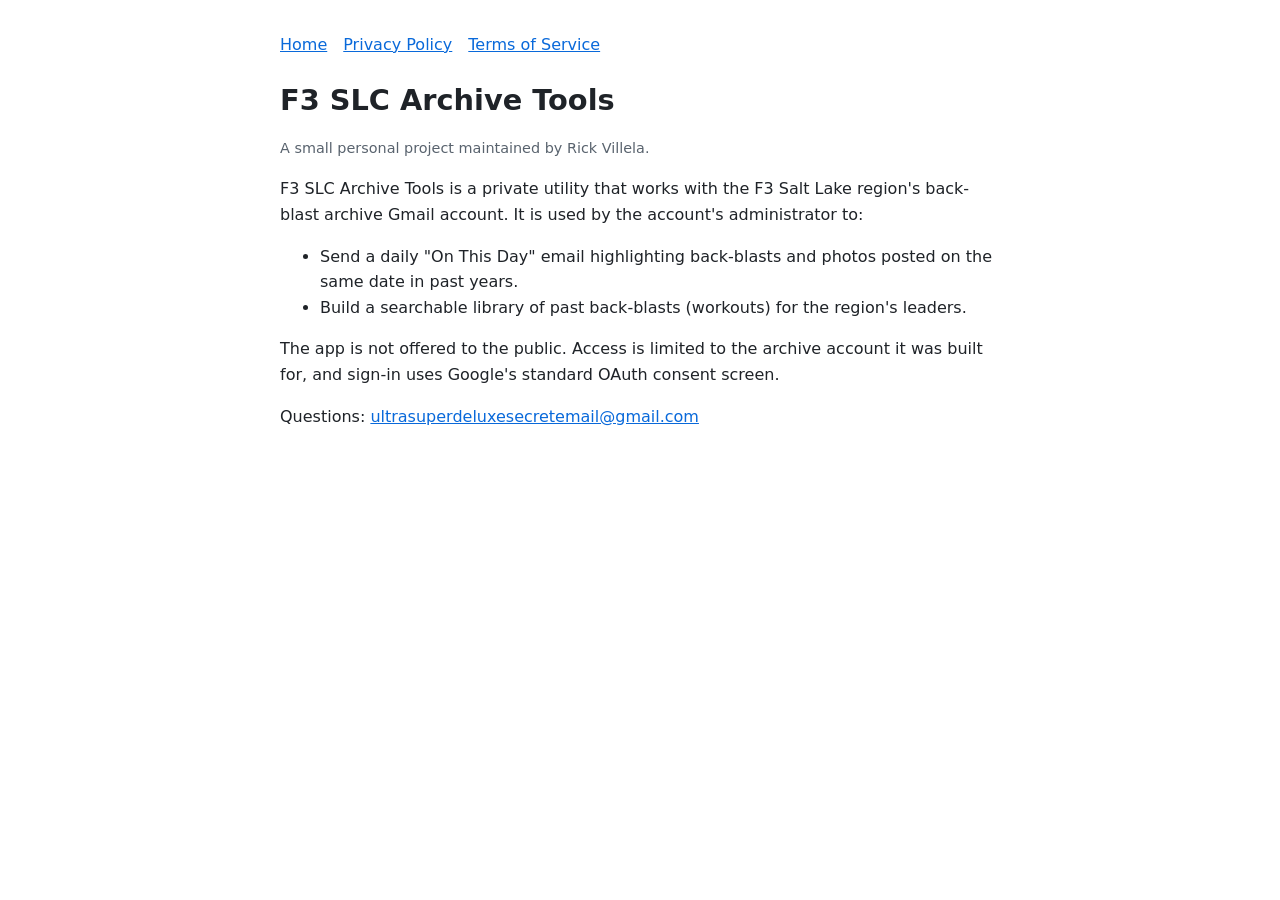
<file: index.html>
<!doctype html>
<html lang="en"><head><meta charset="utf-8"><meta name="viewport" content="width=device-width,initial-scale=1">
<title>F3 SLC Archive Tools</title><link rel="stylesheet" href="style.css"></head>
<body>
<nav><a href="./">Home</a><a href="privacy.html">Privacy Policy</a><a href="terms.html">Terms of Service</a></nav>
<h1>F3 SLC Archive Tools</h1>
<p class="muted">A small personal project maintained by Rick Villela.</p>
<p>F3 SLC Archive Tools is a private utility that works with the F3 Salt Lake region's back-blast archive Gmail account. It is used by the account's administrator to:</p>
<ul>
<li>Send a daily "On This Day" email highlighting back-blasts and photos posted on the same date in past years.</li>
<li>Build a searchable library of past back-blasts (workouts) for the region's leaders.</li>
</ul>
<p>The app is not offered to the public. Access is limited to the archive account it was built for, and sign-in uses Google's standard OAuth consent screen.</p>
<p>Questions: <a href="mailto:ultrasuperdeluxesecretemail@gmail.com">ultrasuperdeluxesecretemail@gmail.com</a></p>
</body></html>
</file>
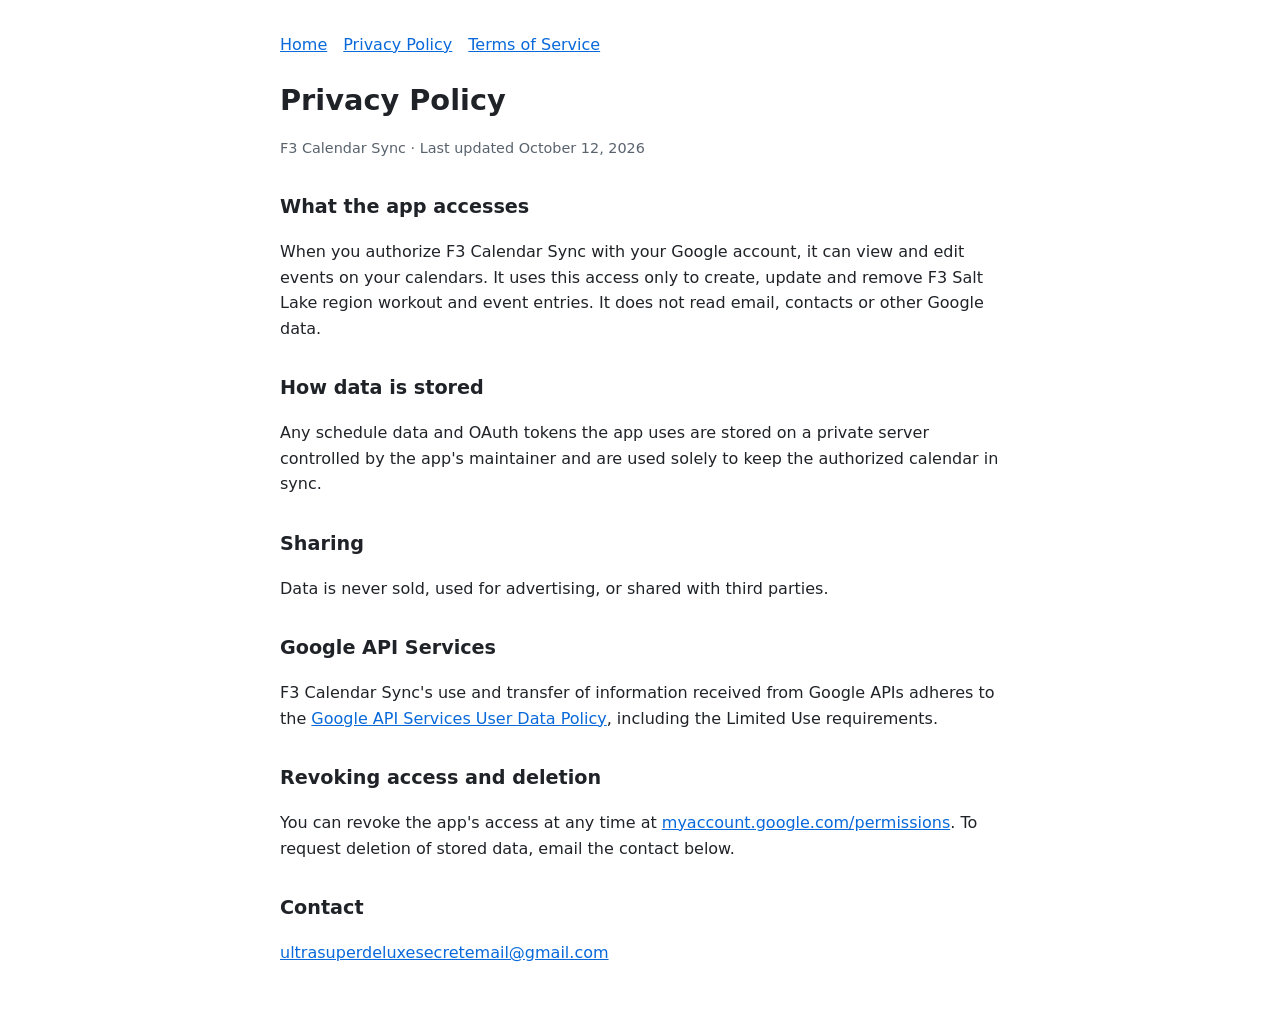
<file: calendar-sync-privacy.html>
<!doctype html>
<html lang="en"><head><meta charset="utf-8"><meta name="viewport" content="width=device-width,initial-scale=1">
<title>Privacy Policy – F3 Calendar Sync</title><link rel="stylesheet" href="style.css"></head>
<body>
<nav><a href="calendar-sync.html">Home</a><a href="calendar-sync-privacy.html">Privacy Policy</a><a href="calendar-sync-terms.html">Terms of Service</a></nav>
<h1>Privacy Policy</h1>
<p class="muted">F3 Calendar Sync · Last updated October 12, 2026</p>
<h2>What the app accesses</h2>
<p>When you authorize F3 Calendar Sync with your Google account, it can view and edit events on your calendars. It uses this access only to create, update and remove F3 Salt Lake region workout and event entries. It does not read email, contacts or other Google data.</p>
<h2>How data is stored</h2>
<p>Any schedule data and OAuth tokens the app uses are stored on a private server controlled by the app's maintainer and are used solely to keep the authorized calendar in sync.</p>
<h2>Sharing</h2>
<p>Data is never sold, used for advertising, or shared with third parties.</p>
<h2>Google API Services</h2>
<p>F3 Calendar Sync's use and transfer of information received from Google APIs adheres to the <a href="https://developers.google.com/terms/api-services-user-data-policy">Google API Services User Data Policy</a>, including the Limited Use requirements.</p>
<h2>Revoking access and deletion</h2>
<p>You can revoke the app's access at any time at <a href="https://myaccount.google.com/permissions">myaccount.google.com/permissions</a>. To request deletion of stored data, email the contact below.</p>
<h2>Contact</h2>
<p><a href="mailto:ultrasuperdeluxesecretemail@gmail.com">ultrasuperdeluxesecretemail@gmail.com</a></p>
</body></html>
</file>
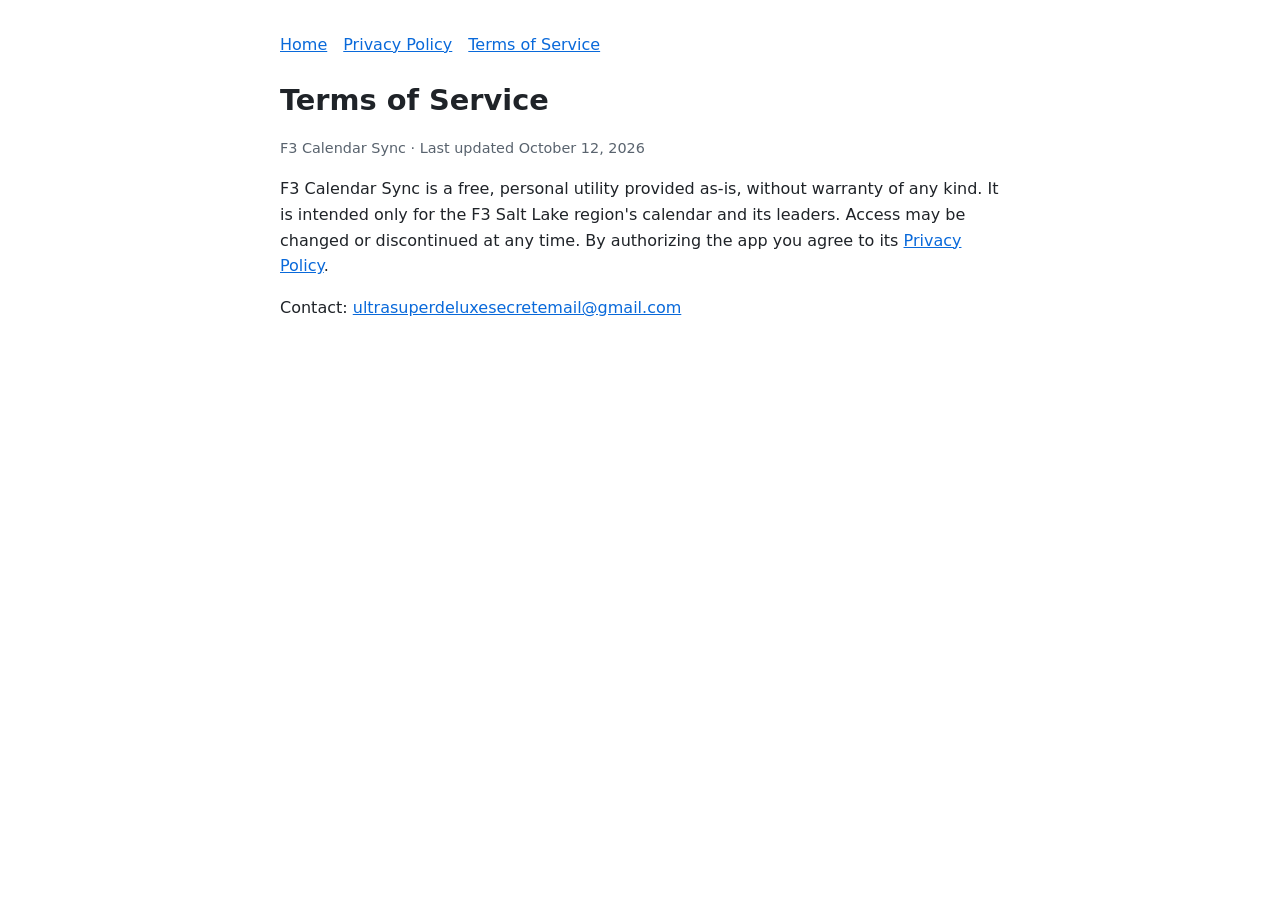
<file: calendar-sync-terms.html>
<!doctype html>
<html lang="en"><head><meta charset="utf-8"><meta name="viewport" content="width=device-width,initial-scale=1">
<title>Terms of Service – F3 Calendar Sync</title><link rel="stylesheet" href="style.css"></head>
<body>
<nav><a href="calendar-sync.html">Home</a><a href="calendar-sync-privacy.html">Privacy Policy</a><a href="calendar-sync-terms.html">Terms of Service</a></nav>
<h1>Terms of Service</h1>
<p class="muted">F3 Calendar Sync · Last updated October 12, 2026</p>
<p>F3 Calendar Sync is a free, personal utility provided as-is, without warranty of any kind. It is intended only for the F3 Salt Lake region's calendar and its leaders. Access may be changed or discontinued at any time. By authorizing the app you agree to its <a href="calendar-sync-privacy.html">Privacy Policy</a>.</p>
<p>Contact: <a href="mailto:ultrasuperdeluxesecretemail@gmail.com">ultrasuperdeluxesecretemail@gmail.com</a></p>
</body></html>
</file>
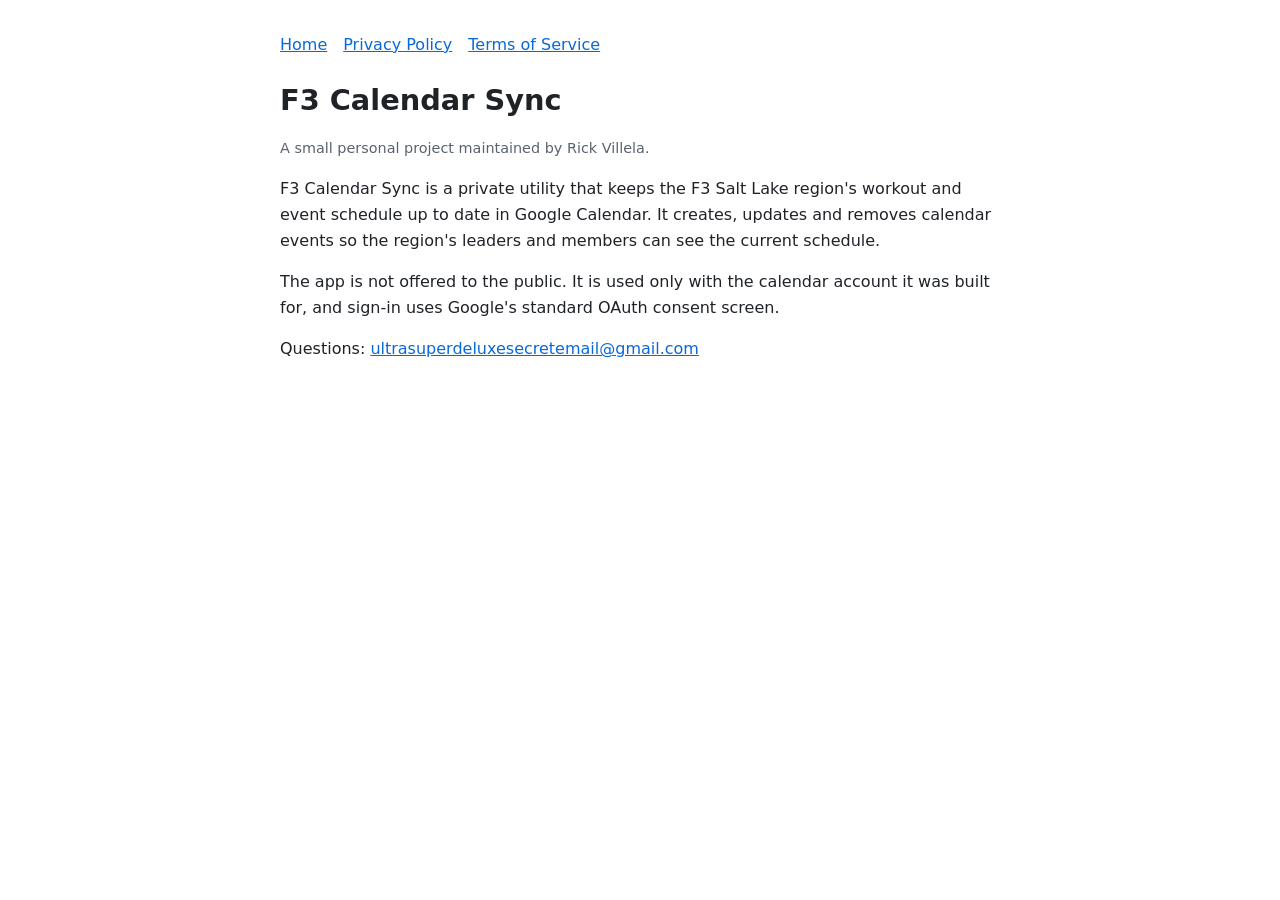
<file: calendar-sync.html>
<!doctype html>
<html lang="en"><head><meta charset="utf-8"><meta name="viewport" content="width=device-width,initial-scale=1">
<title>F3 Calendar Sync</title><link rel="stylesheet" href="style.css"></head>
<body>
<nav><a href="calendar-sync.html">Home</a><a href="calendar-sync-privacy.html">Privacy Policy</a><a href="calendar-sync-terms.html">Terms of Service</a></nav>
<h1>F3 Calendar Sync</h1>
<p class="muted">A small personal project maintained by Rick Villela.</p>
<p>F3 Calendar Sync is a private utility that keeps the F3 Salt Lake region's workout and event schedule up to date in Google Calendar. It creates, updates and removes calendar events so the region's leaders and members can see the current schedule.</p>
<p>The app is not offered to the public. It is used only with the calendar account it was built for, and sign-in uses Google's standard OAuth consent screen.</p>
<p>Questions: <a href="mailto:ultrasuperdeluxesecretemail@gmail.com">ultrasuperdeluxesecretemail@gmail.com</a></p>
</body></html>
</file>
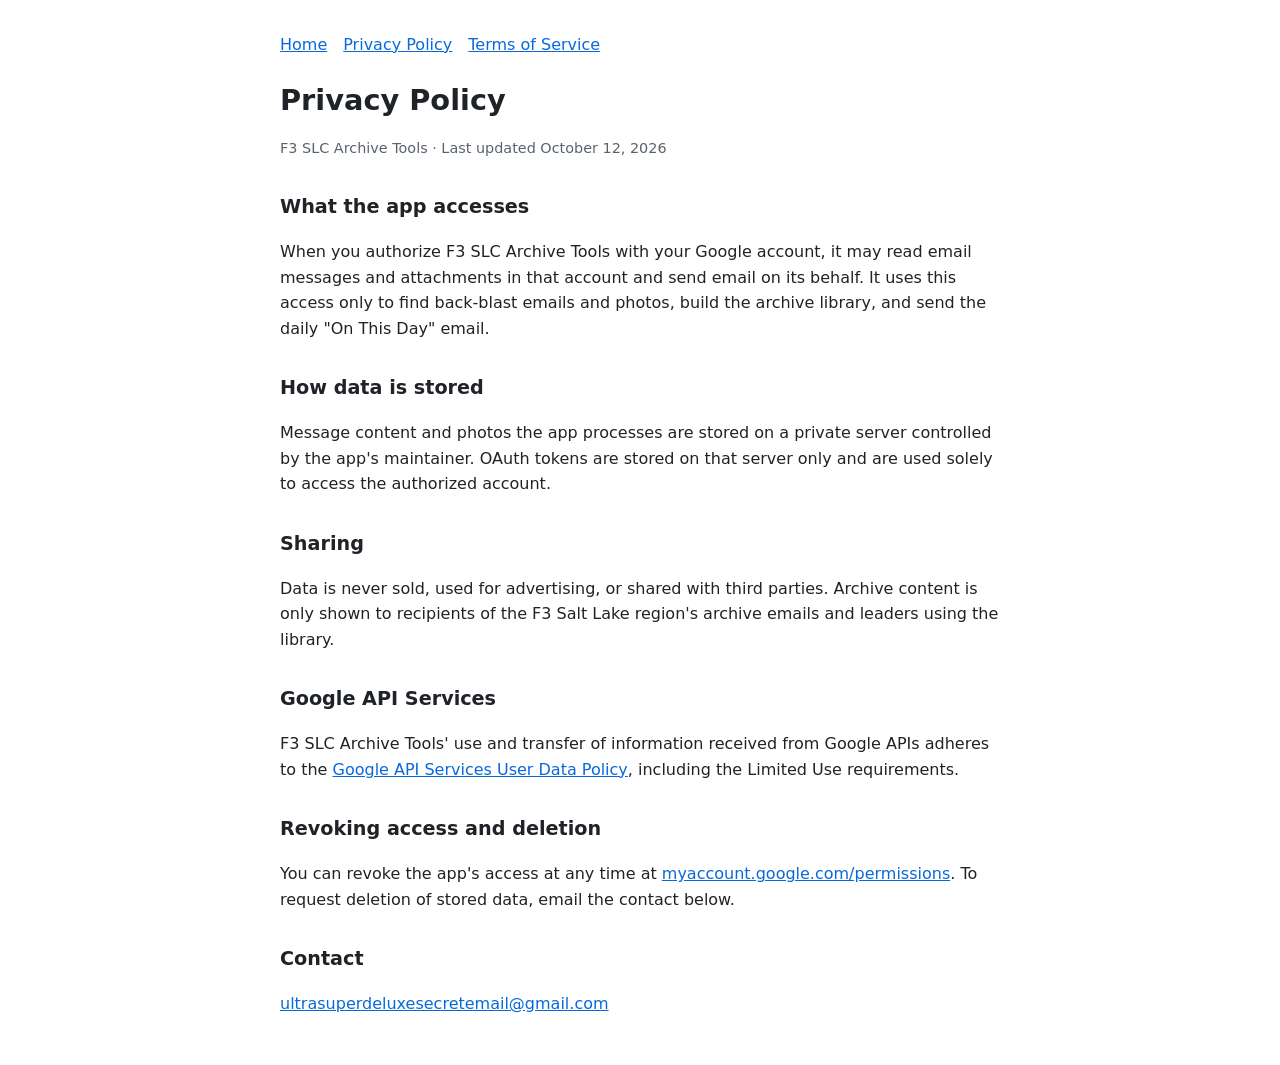
<file: privacy.html>
<!doctype html>
<html lang="en"><head><meta charset="utf-8"><meta name="viewport" content="width=device-width,initial-scale=1">
<title>Privacy Policy – F3 SLC Archive Tools</title><link rel="stylesheet" href="style.css"></head>
<body>
<nav><a href="./">Home</a><a href="privacy.html">Privacy Policy</a><a href="terms.html">Terms of Service</a></nav>
<h1>Privacy Policy</h1>
<p class="muted">F3 SLC Archive Tools · Last updated October 12, 2026</p>
<h2>What the app accesses</h2>
<p>When you authorize F3 SLC Archive Tools with your Google account, it may read email messages and attachments in that account and send email on its behalf. It uses this access only to find back-blast emails and photos, build the archive library, and send the daily "On This Day" email.</p>
<h2>How data is stored</h2>
<p>Message content and photos the app processes are stored on a private server controlled by the app's maintainer. OAuth tokens are stored on that server only and are used solely to access the authorized account.</p>
<h2>Sharing</h2>
<p>Data is never sold, used for advertising, or shared with third parties. Archive content is only shown to recipients of the F3 Salt Lake region's archive emails and leaders using the library.</p>
<h2>Google API Services</h2>
<p>F3 SLC Archive Tools' use and transfer of information received from Google APIs adheres to the <a href="https://developers.google.com/terms/api-services-user-data-policy">Google API Services User Data Policy</a>, including the Limited Use requirements.</p>
<h2>Revoking access and deletion</h2>
<p>You can revoke the app's access at any time at <a href="https://myaccount.google.com/permissions">myaccount.google.com/permissions</a>. To request deletion of stored data, email the contact below.</p>
<h2>Contact</h2>
<p><a href="mailto:ultrasuperdeluxesecretemail@gmail.com">ultrasuperdeluxesecretemail@gmail.com</a></p>
</body></html>
</file>
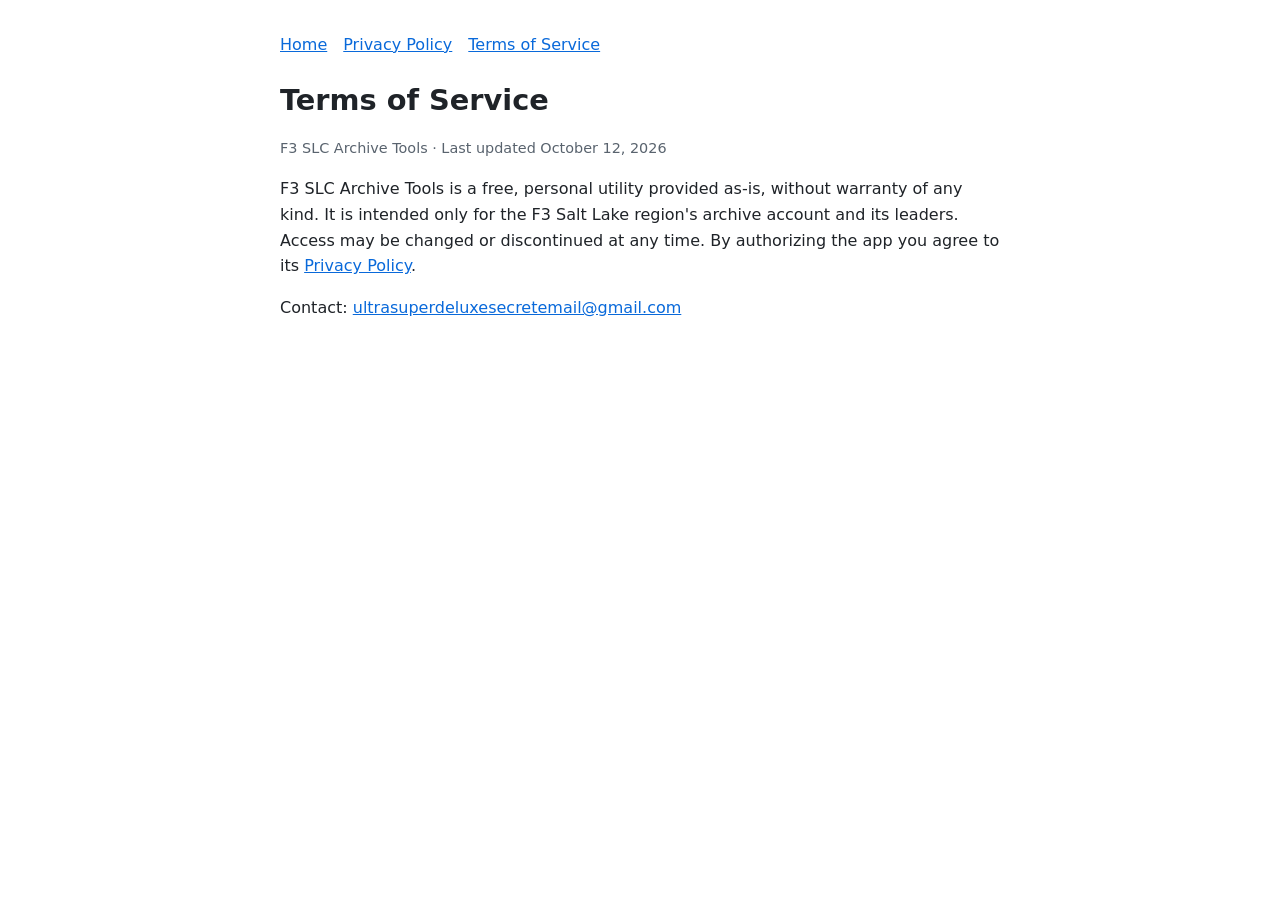
<file: terms.html>
<!doctype html>
<html lang="en"><head><meta charset="utf-8"><meta name="viewport" content="width=device-width,initial-scale=1">
<title>Terms of Service – F3 SLC Archive Tools</title><link rel="stylesheet" href="style.css"></head>
<body>
<nav><a href="./">Home</a><a href="privacy.html">Privacy Policy</a><a href="terms.html">Terms of Service</a></nav>
<h1>Terms of Service</h1>
<p class="muted">F3 SLC Archive Tools · Last updated October 12, 2026</p>
<p>F3 SLC Archive Tools is a free, personal utility provided as-is, without warranty of any kind. It is intended only for the F3 Salt Lake region's archive account and its leaders. Access may be changed or discontinued at any time. By authorizing the app you agree to its <a href="privacy.html">Privacy Policy</a>.</p>
<p>Contact: <a href="mailto:ultrasuperdeluxesecretemail@gmail.com">ultrasuperdeluxesecretemail@gmail.com</a></p>
</body></html>
</file>
<file: style.css>
body{font-family:system-ui,-apple-system,Segoe UI,Roboto,sans-serif;max-width:720px;margin:0 auto;padding:32px 16px;line-height:1.6;color:#1f2328;background:#fff}
h1{font-size:1.8rem;margin-bottom:.25rem}h2{font-size:1.2rem;margin-top:2rem}
a{color:#0969da}.muted{color:#59636e;font-size:.9rem}nav a{margin-right:16px}
</file>
